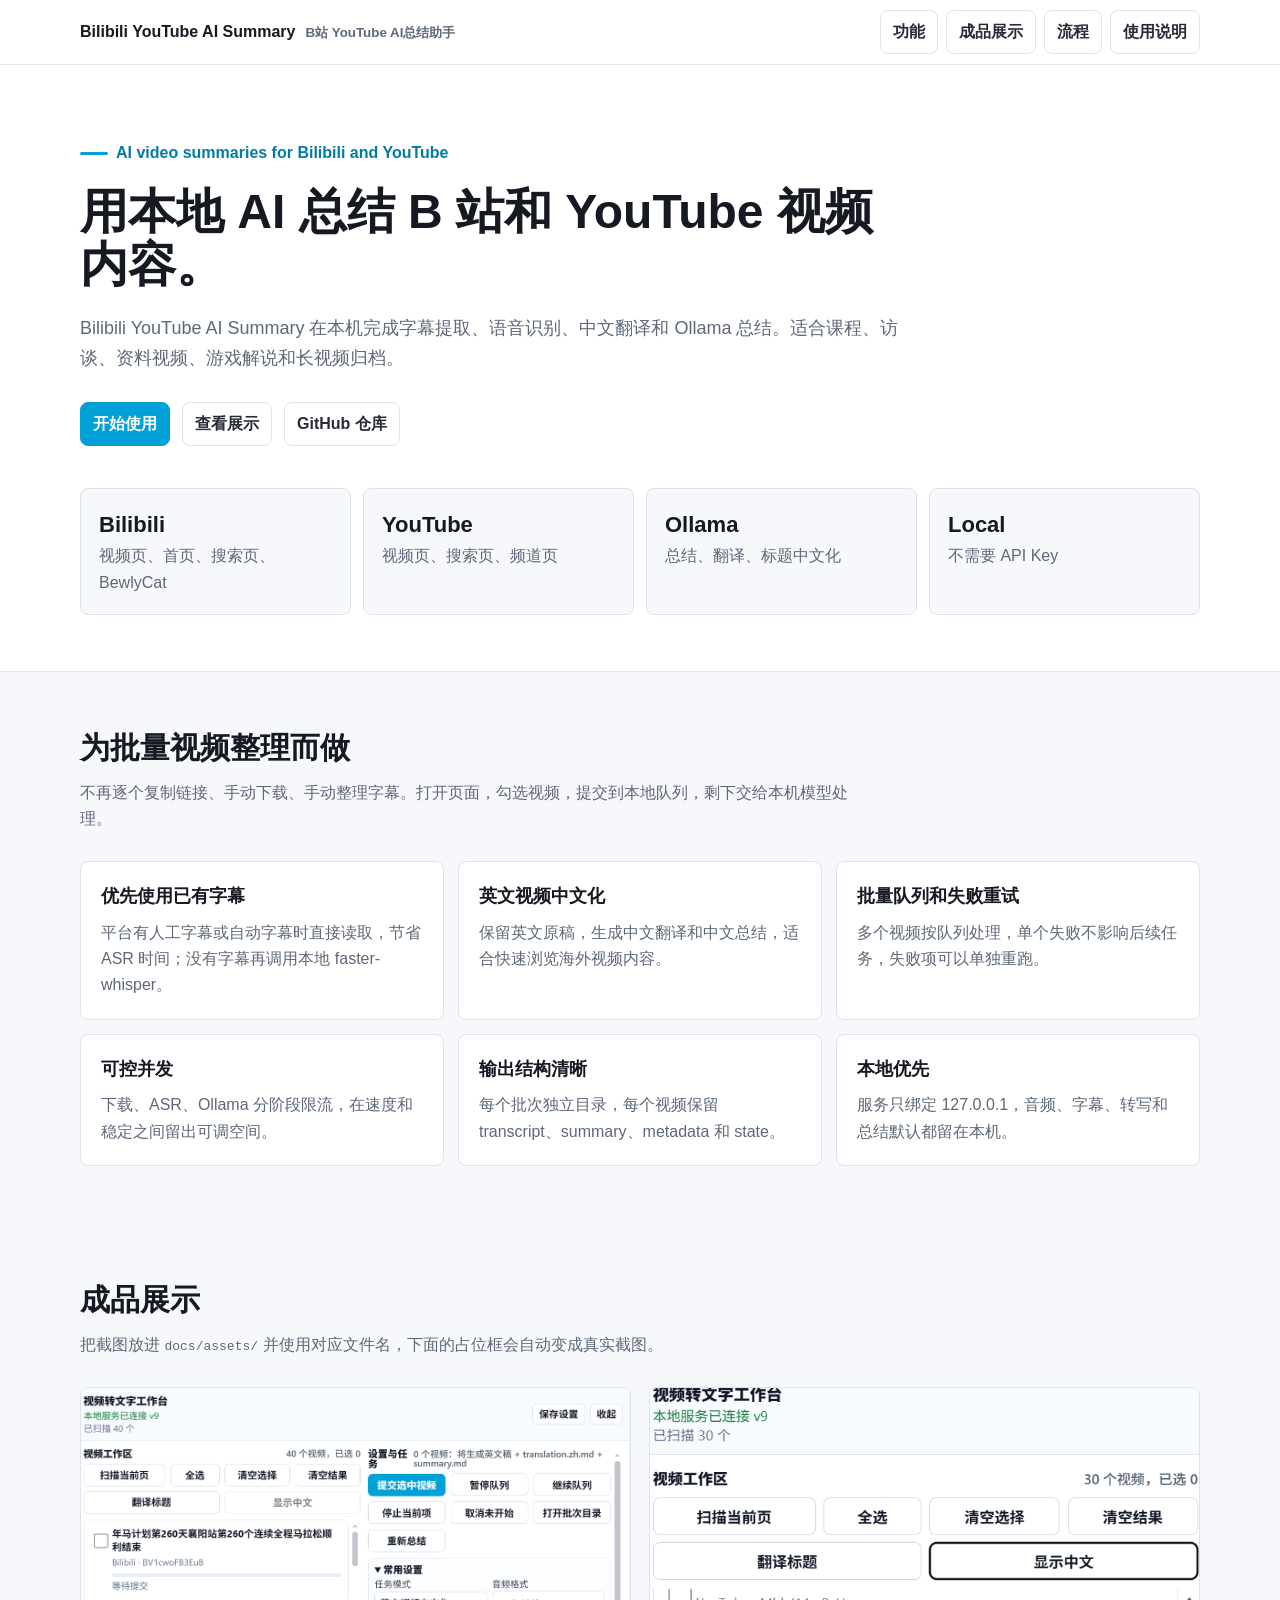
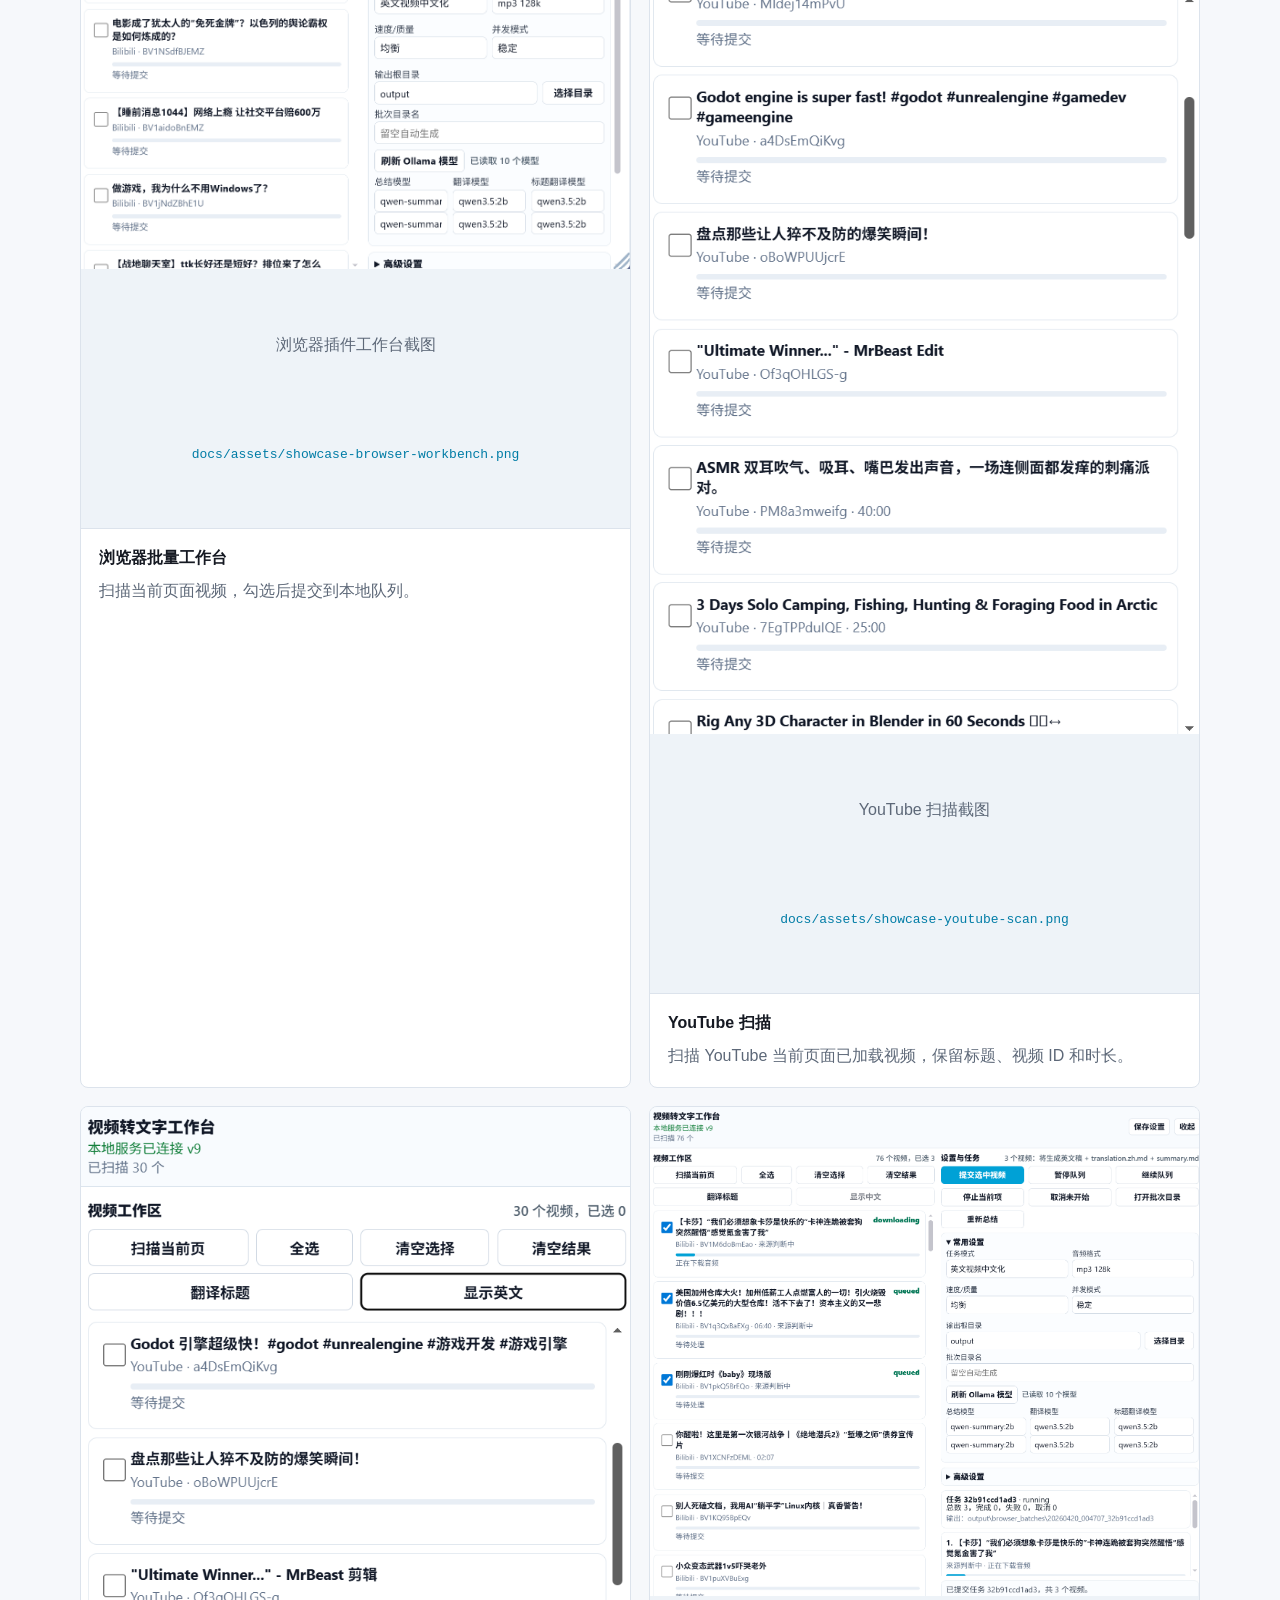
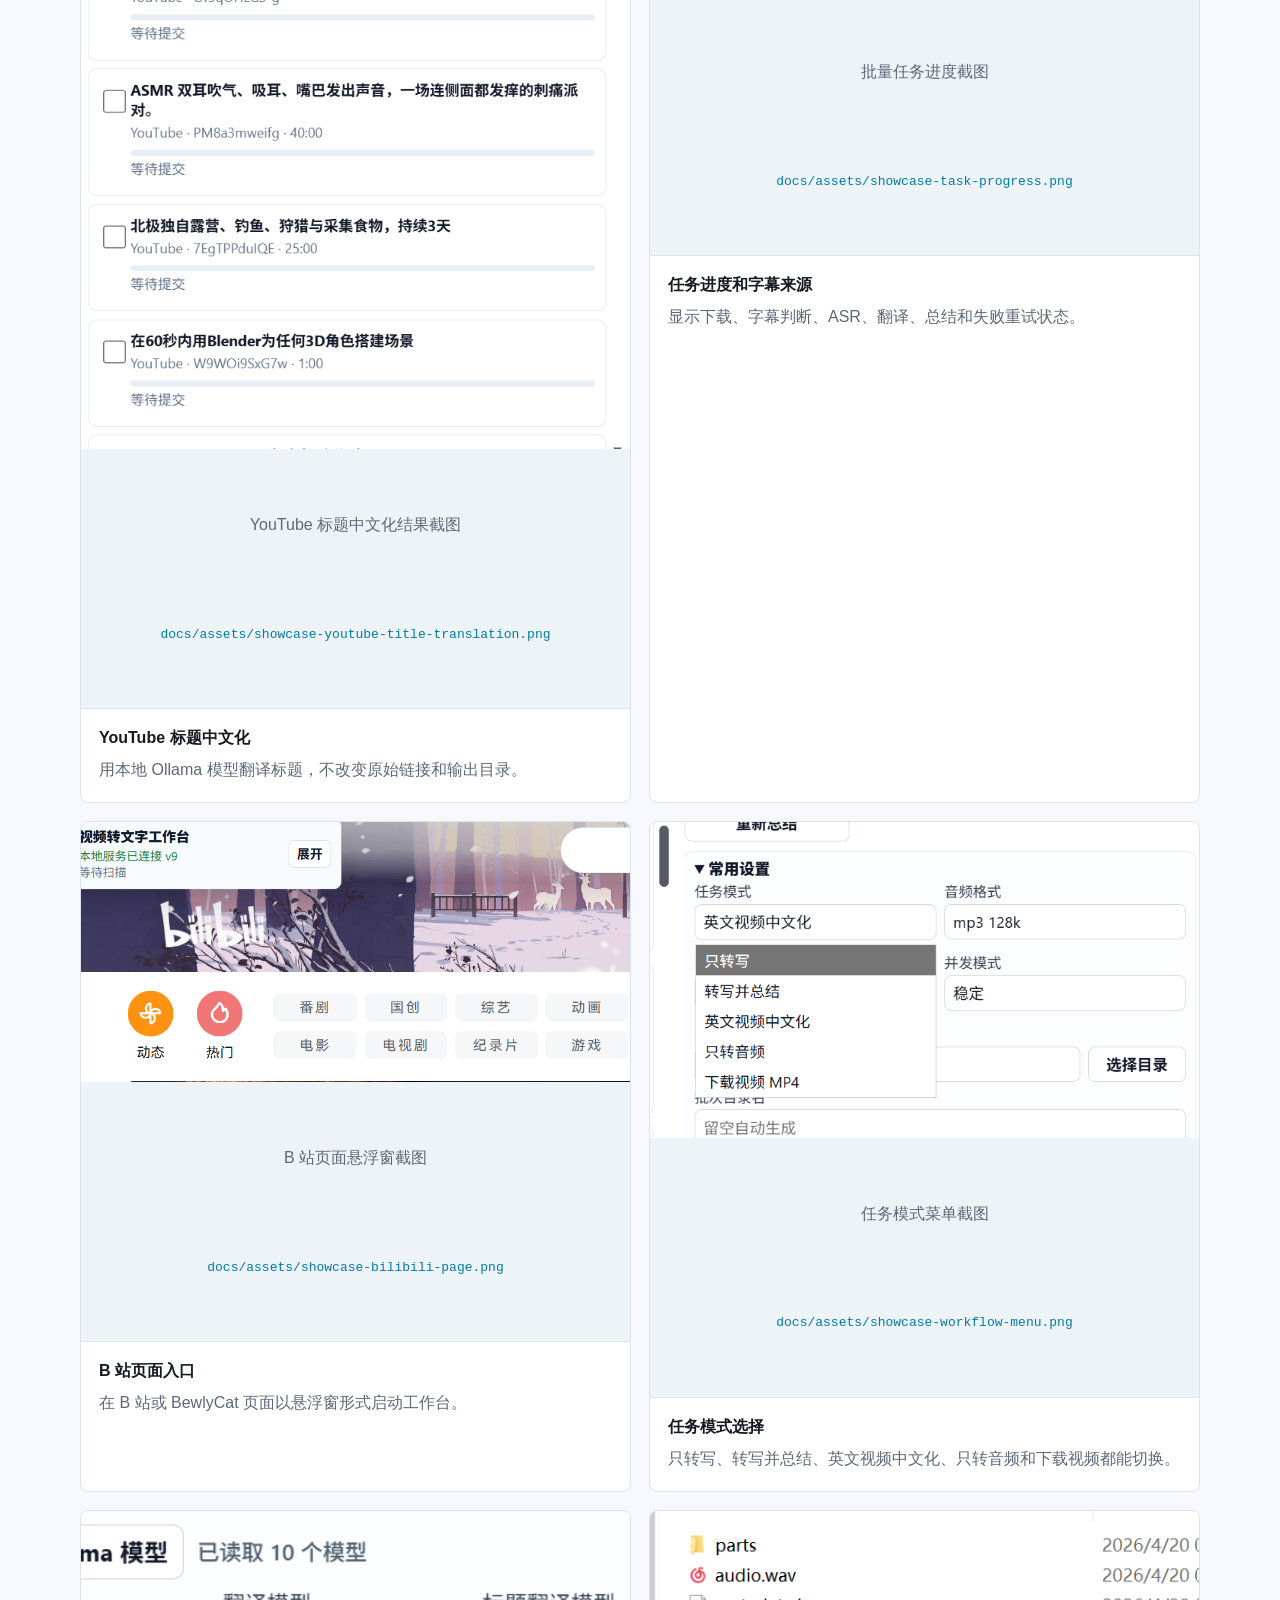
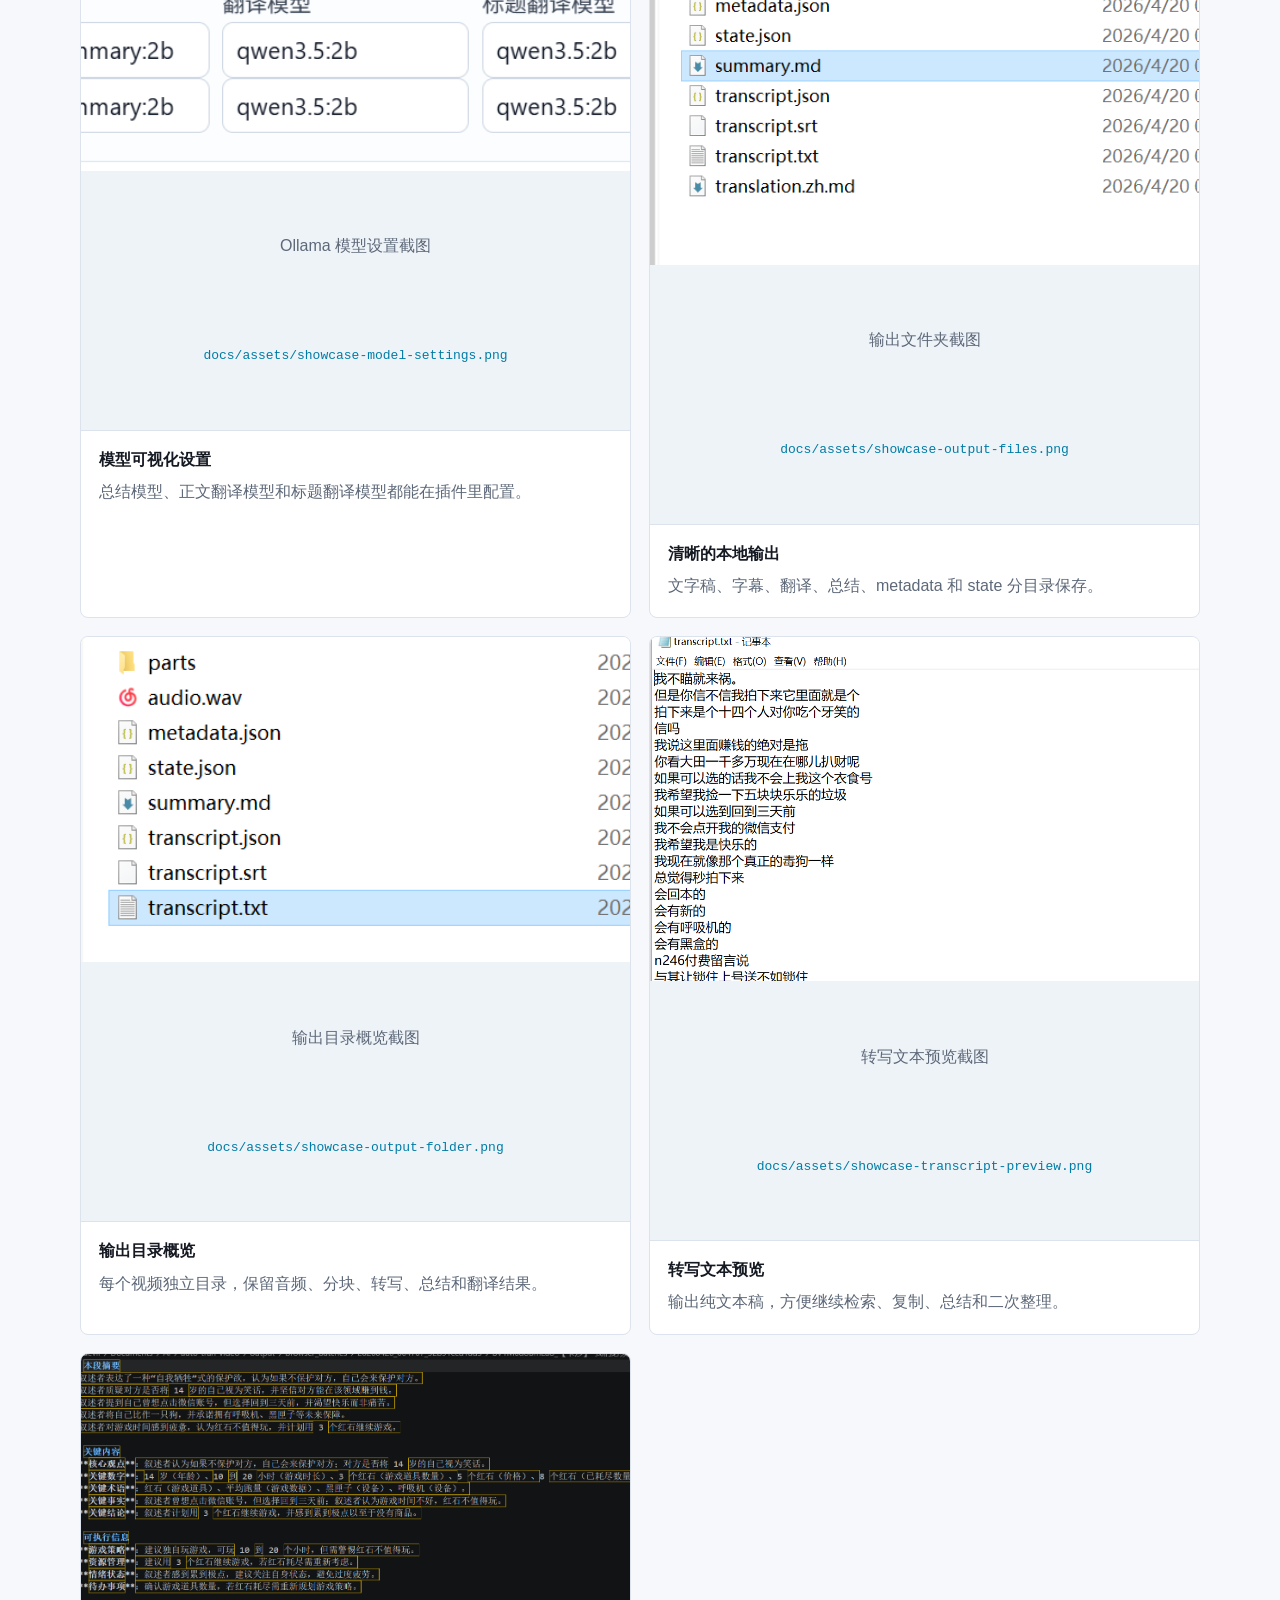
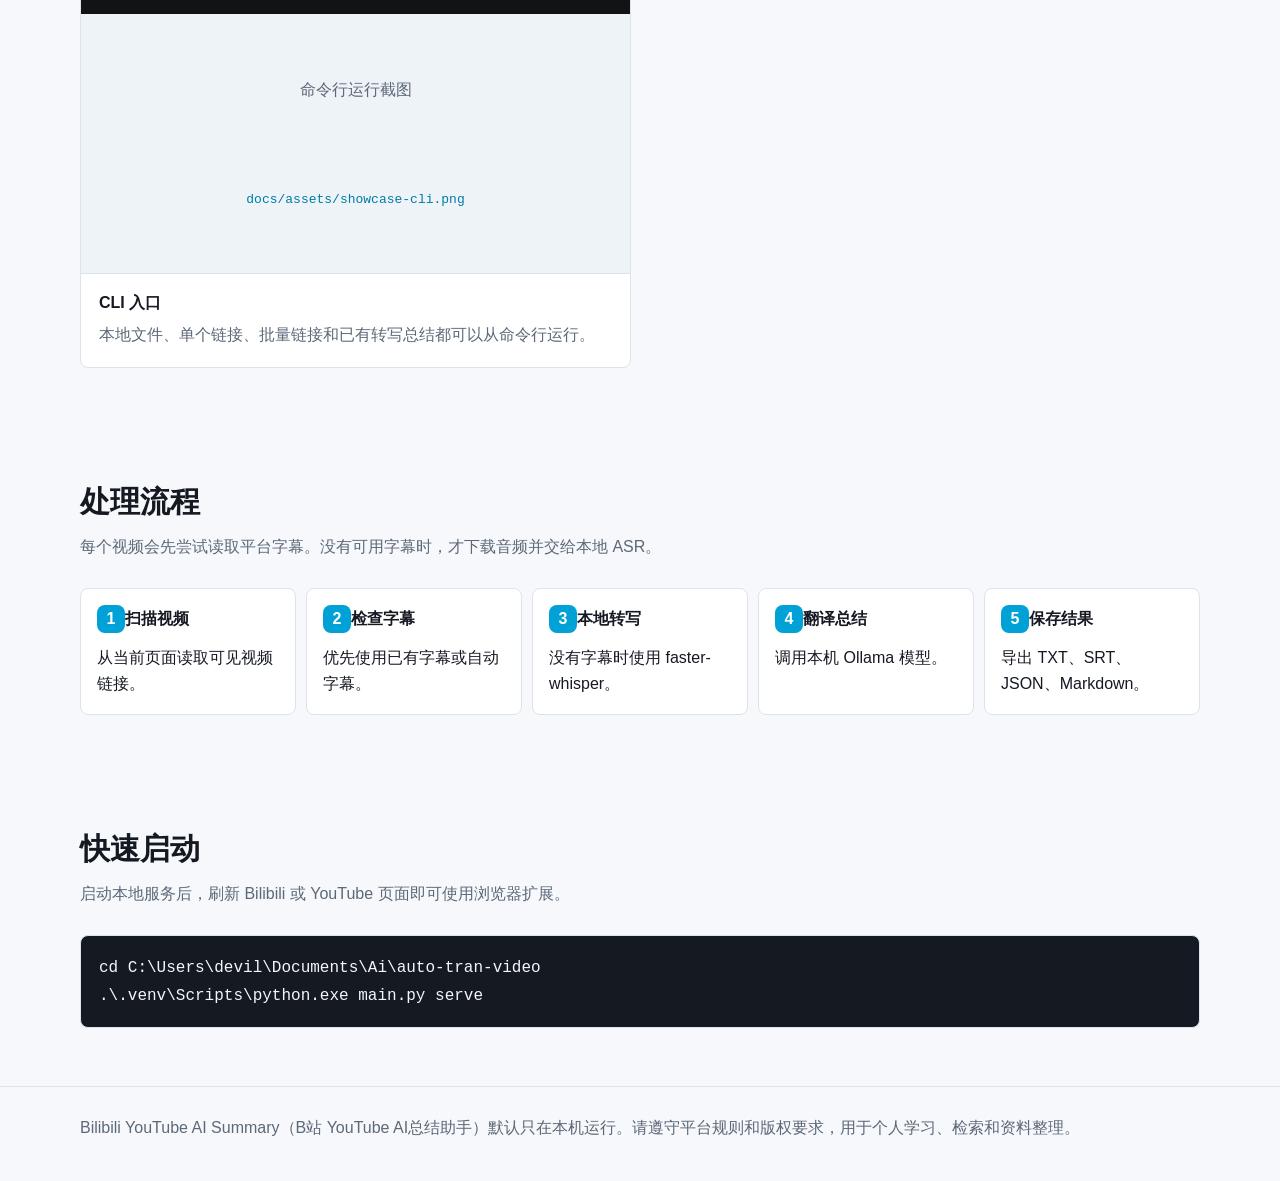
<file: index.html>
﻿<!doctype html>
<html lang="zh-CN">
  <head>
    <meta charset="utf-8">
    <meta name="viewport" content="width=device-width, initial-scale=1">
    <title>Bilibili YouTube AI Summary（B站 YouTube AI总结助手）</title>
    <meta
      name="description"
      content="Bilibili YouTube AI Summary（B站 YouTube AI总结助手）：本地运行的 Bilibili / YouTube 视频 AI 总结、字幕提取、批量转写和翻译助手。"
    >
    <style>
      :root {
        --bg: #f6f8fb;
        --panel: #ffffff;
        --text: #151922;
        --muted: #5d6878;
        --line: #dce3ec;
        --accent: #00a1d6;
        --accent-strong: #007ca6;
        --green: #1d9b6c;
        --yellow: #f3b51b;
        --ink: #262b35;
      }

      * {
        box-sizing: border-box;
      }

      html {
        scroll-behavior: smooth;
      }

      body {
        margin: 0;
        background: var(--bg);
        color: var(--text);
        font-family: "Microsoft YaHei", "PingFang SC", "Segoe UI", Arial, sans-serif;
        line-height: 1.65;
      }

      a {
        color: inherit;
        text-decoration: none;
      }

      .page {
        min-height: 100vh;
      }

      .nav {
        position: sticky;
        top: 0;
        z-index: 20;
        border-bottom: 1px solid var(--line);
        background: rgba(255, 255, 255, 0.96);
        backdrop-filter: blur(10px);
      }

      .nav-inner,
      .section-inner {
        width: min(1120px, calc(100% - 32px));
        margin: 0 auto;
      }

      .nav-inner {
        display: flex;
        align-items: center;
        justify-content: space-between;
        min-height: 64px;
        gap: 16px;
      }

      .brand {
        display: flex;
        align-items: baseline;
        gap: 10px;
        font-weight: 800;
      }

      .brand small {
        color: var(--muted);
        font-weight: 600;
      }

      .nav-links {
        display: flex;
        align-items: center;
        gap: 8px;
        flex-wrap: wrap;
      }

      .nav-links a,
      .button {
        border: 1px solid var(--line);
        border-radius: 8px;
        padding: 8px 12px;
        background: var(--panel);
        color: var(--ink);
        font-weight: 700;
      }

      .nav-links a:hover,
      .button:hover {
        border-color: var(--accent);
        color: var(--accent-strong);
      }

      .hero {
        background: var(--panel);
        border-bottom: 1px solid var(--line);
      }

      .hero .section-inner {
        padding: 72px 0 56px;
      }

      .eyebrow {
        display: inline-flex;
        align-items: center;
        gap: 8px;
        color: var(--accent-strong);
        font-weight: 800;
        margin-bottom: 18px;
      }

      .eyebrow::before {
        content: "";
        width: 28px;
        height: 3px;
        border-radius: 2px;
        background: var(--accent);
      }

      h1 {
        max-width: 820px;
        margin: 0;
        font-size: 48px;
        line-height: 1.12;
        letter-spacing: 0;
      }

      .lead {
        max-width: 820px;
        margin: 22px 0 0;
        color: var(--muted);
        font-size: 18px;
      }

      .actions {
        display: flex;
        gap: 12px;
        flex-wrap: wrap;
        margin-top: 28px;
      }

      .button.primary {
        border-color: var(--accent);
        background: var(--accent);
        color: #ffffff;
      }

      .stats {
        display: grid;
        grid-template-columns: repeat(4, minmax(0, 1fr));
        gap: 12px;
        margin-top: 42px;
      }

      .stat {
        border: 1px solid var(--line);
        border-radius: 8px;
        padding: 18px;
        background: var(--bg);
      }

      .stat strong {
        display: block;
        font-size: 22px;
      }

      .stat span {
        color: var(--muted);
      }

      section {
        padding: 58px 0;
      }

      h2 {
        margin: 0 0 14px;
        font-size: 30px;
        line-height: 1.2;
        letter-spacing: 0;
      }

      .section-note {
        max-width: 780px;
        margin: 0 0 28px;
        color: var(--muted);
      }

      .feature-grid {
        display: grid;
        grid-template-columns: repeat(3, minmax(0, 1fr));
        gap: 14px;
      }

      .feature {
        border: 1px solid var(--line);
        border-radius: 8px;
        background: var(--panel);
        padding: 20px;
      }

      .feature b {
        display: block;
        margin-bottom: 8px;
        font-size: 18px;
      }

      .feature p {
        margin: 0;
        color: var(--muted);
      }

      .showcase-grid {
        display: grid;
        grid-template-columns: repeat(2, minmax(0, 1fr));
        gap: 18px;
      }

      .showcase-card {
        margin: 0;
        border: 1px solid var(--line);
        border-radius: 8px;
        background: var(--panel);
        overflow: hidden;
      }

      .shot {
        position: relative;
        min-height: 260px;
        background: #eef3f8;
      }

      .shot img {
        display: block;
        width: 100%;
        height: 100%;
        min-height: 260px;
        object-fit: cover;
      }

      .shot-placeholder {
        display: grid;
        place-items: center;
        min-height: 260px;
        padding: 24px;
        color: var(--muted);
        text-align: center;
        border-bottom: 1px solid var(--line);
      }

      .shot-placeholder code {
        display: block;
        margin-top: 8px;
        color: var(--accent-strong);
        word-break: break-all;
      }

      figcaption {
        padding: 16px 18px 18px;
      }

      figcaption b {
        display: block;
        margin-bottom: 6px;
      }

      figcaption span {
        color: var(--muted);
      }

      .workflow {
        display: grid;
        grid-template-columns: repeat(5, minmax(0, 1fr));
        gap: 10px;
      }

      .step {
        border: 1px solid var(--line);
        border-radius: 8px;
        background: var(--panel);
        padding: 16px;
      }

      .step em {
        display: inline-block;
        min-width: 28px;
        height: 28px;
        line-height: 28px;
        border-radius: 8px;
        background: var(--accent);
        color: #ffffff;
        text-align: center;
        font-style: normal;
        font-weight: 800;
        margin-bottom: 12px;
      }

      .code-panel {
        border: 1px solid var(--line);
        border-radius: 8px;
        background: #151922;
        color: #f3f7fb;
        padding: 18px;
        overflow-x: auto;
      }

      .code-panel code {
        white-space: pre;
        font-family: Consolas, "SFMono-Regular", Menlo, monospace;
      }

      .footer {
        padding: 28px 0 42px;
        border-top: 1px solid var(--line);
        color: var(--muted);
      }

      @media (max-width: 860px) {
        h1 {
          font-size: 36px;
        }

        .stats,
        .feature-grid,
        .showcase-grid,
        .workflow {
          grid-template-columns: 1fr;
        }

        .nav-inner {
          align-items: flex-start;
          flex-direction: column;
          padding: 12px 0;
        }
      }
    </style>
  </head>
  <body>
    <main class="page">
      <nav class="nav">
        <div class="nav-inner">
          <a class="brand" href="#top">
            <span>Bilibili YouTube AI Summary</span>
            <small>B站 YouTube AI总结助手</small>
          </a>
          <div class="nav-links">
            <a href="#features">功能</a>
            <a href="#showcase">成品展示</a>
            <a href="#workflow">流程</a>
            <a href="./docs/USAGE.md">使用说明</a>
          </div>
        </div>
      </nav>

      <header class="hero" id="top">
        <div class="section-inner">
          <div class="eyebrow">AI video summaries for Bilibili and YouTube</div>
          <h1>用本地 AI 总结 B 站和 YouTube 视频内容。</h1>
          <p class="lead">
            Bilibili YouTube AI Summary 在本机完成字幕提取、语音识别、中文翻译和 Ollama 总结。适合课程、访谈、资料视频、游戏解说和长视频归档。
          </p>
          <div class="actions">
            <a class="button primary" href="./docs/USAGE.md">开始使用</a>
            <a class="button" href="#showcase">查看展示</a>
            <a class="button" href="https://github.com/dexfas/bilibili-youtube-ai-summary">GitHub 仓库</a>
          </div>
          <div class="stats" aria-label="项目能力">
            <div class="stat"><strong>Bilibili</strong><span>视频页、首页、搜索页、BewlyCat</span></div>
            <div class="stat"><strong>YouTube</strong><span>视频页、搜索页、频道页</span></div>
            <div class="stat"><strong>Ollama</strong><span>总结、翻译、标题中文化</span></div>
            <div class="stat"><strong>Local</strong><span>不需要 API Key</span></div>
          </div>
        </div>
      </header>

      <section id="features">
        <div class="section-inner">
          <h2>为批量视频整理而做</h2>
          <p class="section-note">
            不再逐个复制链接、手动下载、手动整理字幕。打开页面，勾选视频，提交到本地队列，剩下交给本机模型处理。
          </p>
          <div class="feature-grid">
            <div class="feature">
              <b>优先使用已有字幕</b>
              <p>平台有人工字幕或自动字幕时直接读取，节省 ASR 时间；没有字幕再调用本地 faster-whisper。</p>
            </div>
            <div class="feature">
              <b>英文视频中文化</b>
              <p>保留英文原稿，生成中文翻译和中文总结，适合快速浏览海外视频内容。</p>
            </div>
            <div class="feature">
              <b>批量队列和失败重试</b>
              <p>多个视频按队列处理，单个失败不影响后续任务，失败项可以单独重跑。</p>
            </div>
            <div class="feature">
              <b>可控并发</b>
              <p>下载、ASR、Ollama 分阶段限流，在速度和稳定之间留出可调空间。</p>
            </div>
            <div class="feature">
              <b>输出结构清晰</b>
              <p>每个批次独立目录，每个视频保留 transcript、summary、metadata 和 state。</p>
            </div>
            <div class="feature">
              <b>本地优先</b>
              <p>服务只绑定 127.0.0.1，音频、字幕、转写和总结默认都留在本机。</p>
            </div>
          </div>
        </div>
      </section>

      <section id="showcase">
        <div class="section-inner">
          <h2>成品展示</h2>
          <p class="section-note">
            把截图放进 <code>docs/assets/</code> 并使用对应文件名，下面的占位框会自动变成真实截图。
          </p>
          <div class="showcase-grid">
            <figure class="showcase-card">
              <div class="shot">
                <img src="./docs/assets/showcase-browser-workbench.png" alt="浏览器插件工作台截图" onerror="this.hidden=true; this.nextElementSibling.hidden=false">
                <div class="shot-placeholder" hidden>
                  浏览器插件工作台截图
                  <code>docs/assets/showcase-browser-workbench.png</code>
                </div>
              </div>
              <figcaption>
                <b>浏览器批量工作台</b>
                <span>扫描当前页面视频，勾选后提交到本地队列。</span>
              </figcaption>
            </figure>

            <figure class="showcase-card">
              <div class="shot">
                <img src="./docs/assets/showcase-youtube-scan.png" alt="YouTube 扫描与标题翻译截图" onerror="this.hidden=true; this.nextElementSibling.hidden=false">
                <div class="shot-placeholder" hidden>
                  YouTube 扫描截图
                  <code>docs/assets/showcase-youtube-scan.png</code>
                </div>
              </div>
              <figcaption>
                <b>YouTube 扫描</b>
                <span>扫描 YouTube 当前页面已加载视频，保留标题、视频 ID 和时长。</span>
              </figcaption>
            </figure>

            <figure class="showcase-card">
              <div class="shot">
                <img src="./docs/assets/showcase-youtube-title-translation.png" alt="YouTube 标题中文化结果截图" onerror="this.hidden=true; this.nextElementSibling.hidden=false">
                <div class="shot-placeholder" hidden>
                  YouTube 标题中文化结果截图
                  <code>docs/assets/showcase-youtube-title-translation.png</code>
                </div>
              </div>
              <figcaption>
                <b>YouTube 标题中文化</b>
                <span>用本地 Ollama 模型翻译标题，不改变原始链接和输出目录。</span>
              </figcaption>
            </figure>

            <figure class="showcase-card">
              <div class="shot">
                <img src="./docs/assets/showcase-task-progress.png" alt="批量任务进度截图" onerror="this.hidden=true; this.nextElementSibling.hidden=false">
                <div class="shot-placeholder" hidden>
                  批量任务进度截图
                  <code>docs/assets/showcase-task-progress.png</code>
                </div>
              </div>
              <figcaption>
                <b>任务进度和字幕来源</b>
                <span>显示下载、字幕判断、ASR、翻译、总结和失败重试状态。</span>
              </figcaption>
            </figure>

            <figure class="showcase-card">
              <div class="shot">
                <img src="./docs/assets/showcase-bilibili-page.png" alt="B 站页面悬浮窗截图" onerror="this.hidden=true; this.nextElementSibling.hidden=false">
                <div class="shot-placeholder" hidden>
                  B 站页面悬浮窗截图
                  <code>docs/assets/showcase-bilibili-page.png</code>
                </div>
              </div>
              <figcaption>
                <b>B 站页面入口</b>
                <span>在 B 站或 BewlyCat 页面以悬浮窗形式启动工作台。</span>
              </figcaption>
            </figure>

            <figure class="showcase-card">
              <div class="shot">
                <img src="./docs/assets/showcase-workflow-menu.png" alt="任务模式菜单截图" onerror="this.hidden=true; this.nextElementSibling.hidden=false">
                <div class="shot-placeholder" hidden>
                  任务模式菜单截图
                  <code>docs/assets/showcase-workflow-menu.png</code>
                </div>
              </div>
              <figcaption>
                <b>任务模式选择</b>
                <span>只转写、转写并总结、英文视频中文化、只转音频和下载视频都能切换。</span>
              </figcaption>
            </figure>

            <figure class="showcase-card">
              <div class="shot">
                <img src="./docs/assets/showcase-model-settings.png" alt="Ollama 模型设置截图" onerror="this.hidden=true; this.nextElementSibling.hidden=false">
                <div class="shot-placeholder" hidden>
                  Ollama 模型设置截图
                  <code>docs/assets/showcase-model-settings.png</code>
                </div>
              </div>
              <figcaption>
                <b>模型可视化设置</b>
                <span>总结模型、正文翻译模型和标题翻译模型都能在插件里配置。</span>
              </figcaption>
            </figure>

            <figure class="showcase-card">
              <div class="shot">
                <img src="./docs/assets/showcase-output-files.png" alt="输出文件夹截图" onerror="this.hidden=true; this.nextElementSibling.hidden=false">
                <div class="shot-placeholder" hidden>
                  输出文件夹截图
                  <code>docs/assets/showcase-output-files.png</code>
                </div>
              </div>
              <figcaption>
                <b>清晰的本地输出</b>
                <span>文字稿、字幕、翻译、总结、metadata 和 state 分目录保存。</span>
              </figcaption>
            </figure>

            <figure class="showcase-card">
              <div class="shot">
                <img src="./docs/assets/showcase-output-folder.png" alt="输出目录概览截图" onerror="this.hidden=true; this.nextElementSibling.hidden=false">
                <div class="shot-placeholder" hidden>
                  输出目录概览截图
                  <code>docs/assets/showcase-output-folder.png</code>
                </div>
              </div>
              <figcaption>
                <b>输出目录概览</b>
                <span>每个视频独立目录，保留音频、分块、转写、总结和翻译结果。</span>
              </figcaption>
            </figure>

            <figure class="showcase-card">
              <div class="shot">
                <img src="./docs/assets/showcase-transcript-preview.png" alt="转写文本预览截图" onerror="this.hidden=true; this.nextElementSibling.hidden=false">
                <div class="shot-placeholder" hidden>
                  转写文本预览截图
                  <code>docs/assets/showcase-transcript-preview.png</code>
                </div>
              </div>
              <figcaption>
                <b>转写文本预览</b>
                <span>输出纯文本稿，方便继续检索、复制、总结和二次整理。</span>
              </figcaption>
            </figure>

            <figure class="showcase-card">
              <div class="shot">
                <img src="./docs/assets/showcase-cli.png" alt="命令行运行截图" onerror="this.hidden=true; this.nextElementSibling.hidden=false">
                <div class="shot-placeholder" hidden>
                  命令行运行截图
                  <code>docs/assets/showcase-cli.png</code>
                </div>
              </div>
              <figcaption>
                <b>CLI 入口</b>
                <span>本地文件、单个链接、批量链接和已有转写总结都可以从命令行运行。</span>
              </figcaption>
            </figure>
          </div>
        </div>
      </section>

      <section id="workflow">
        <div class="section-inner">
          <h2>处理流程</h2>
          <p class="section-note">
            每个视频会先尝试读取平台字幕。没有可用字幕时，才下载音频并交给本地 ASR。
          </p>
          <div class="workflow">
            <div class="step"><em>1</em><b>扫描视频</b><br>从当前页面读取可见视频链接。</div>
            <div class="step"><em>2</em><b>检查字幕</b><br>优先使用已有字幕或自动字幕。</div>
            <div class="step"><em>3</em><b>本地转写</b><br>没有字幕时使用 faster-whisper。</div>
            <div class="step"><em>4</em><b>翻译总结</b><br>调用本机 Ollama 模型。</div>
            <div class="step"><em>5</em><b>保存结果</b><br>导出 TXT、SRT、JSON、Markdown。</div>
          </div>
        </div>
      </section>

      <section id="start">
        <div class="section-inner">
          <h2>快速启动</h2>
          <p class="section-note">启动本地服务后，刷新 Bilibili 或 YouTube 页面即可使用浏览器扩展。</p>
          <div class="code-panel">
            <code>cd C:\Users\devil\Documents\Ai\auto-tran-video
.\.venv\Scripts\python.exe main.py serve</code>
          </div>
        </div>
      </section>

      <footer class="footer">
        <div class="section-inner">
          Bilibili YouTube AI Summary（B站 YouTube AI总结助手）默认只在本机运行。请遵守平台规则和版权要求，用于个人学习、检索和资料整理。
        </div>
      </footer>
    </main>
  </body>
</html>
</file>
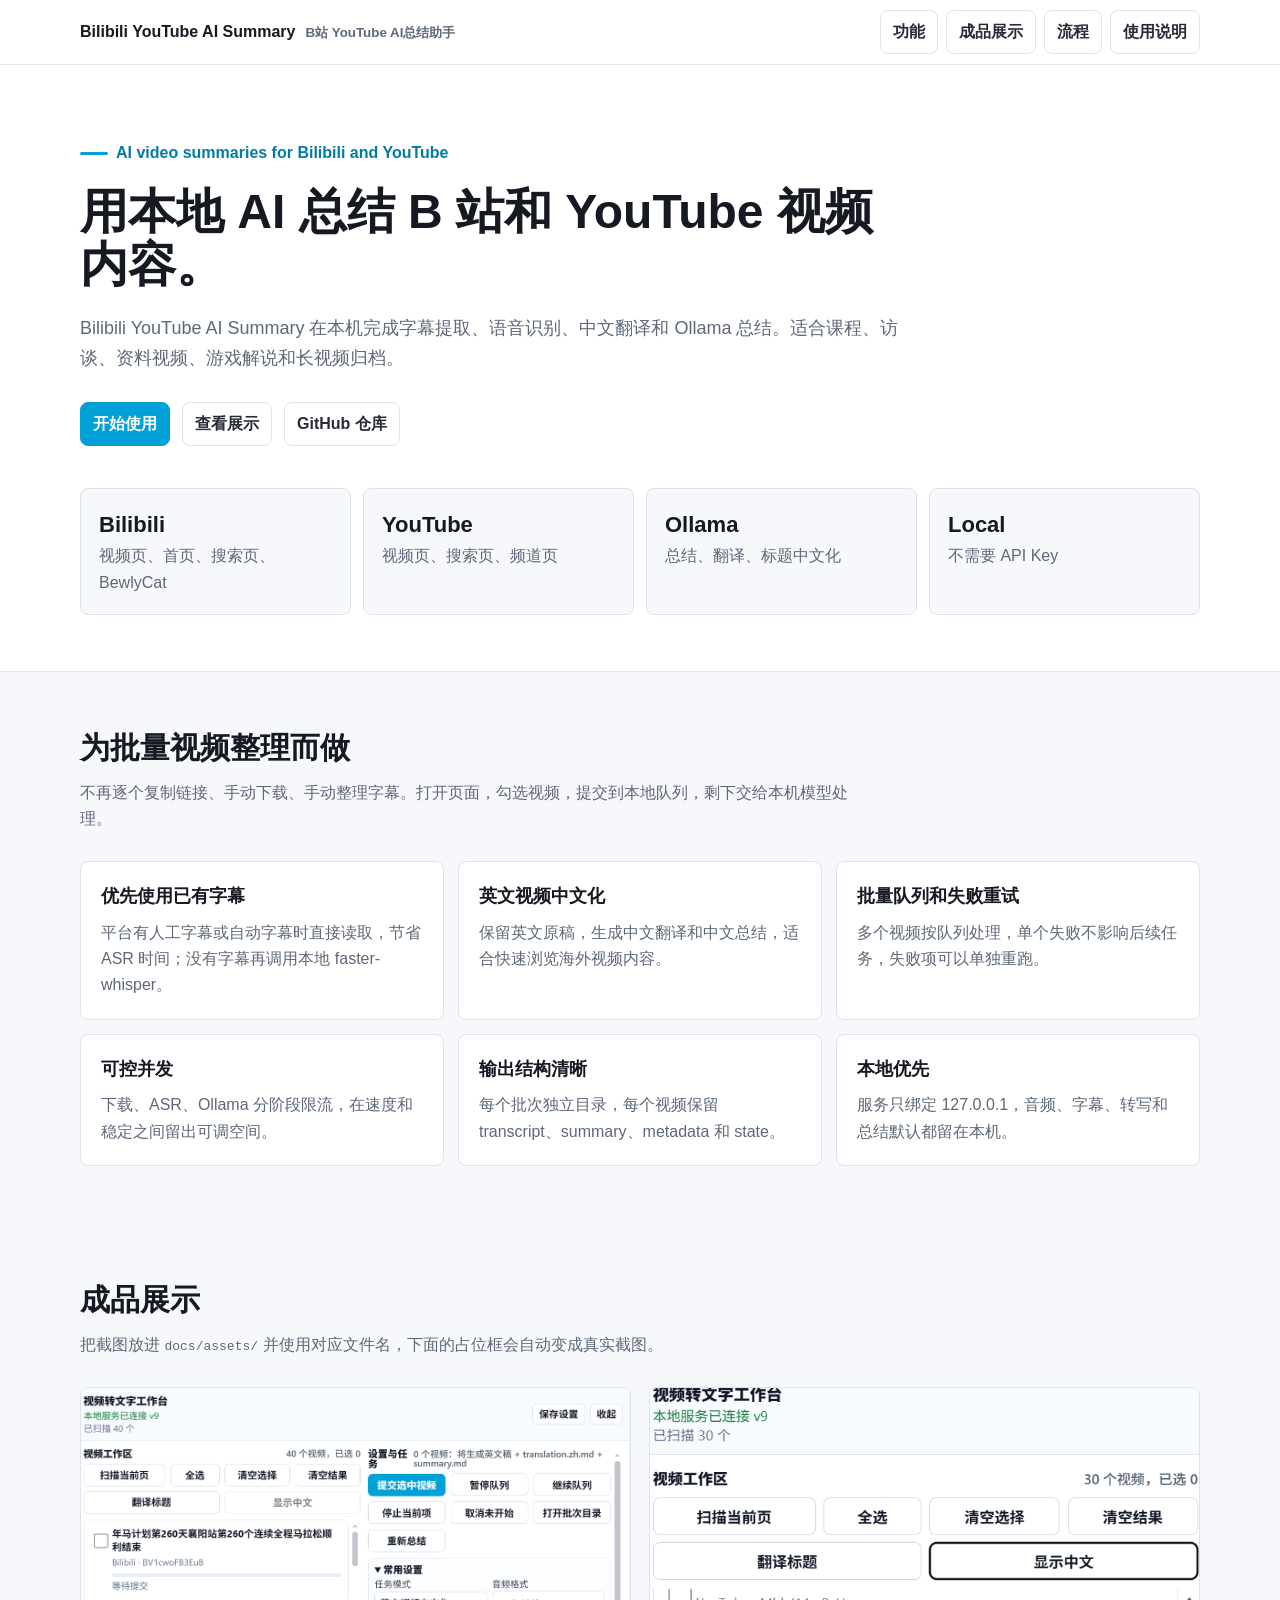
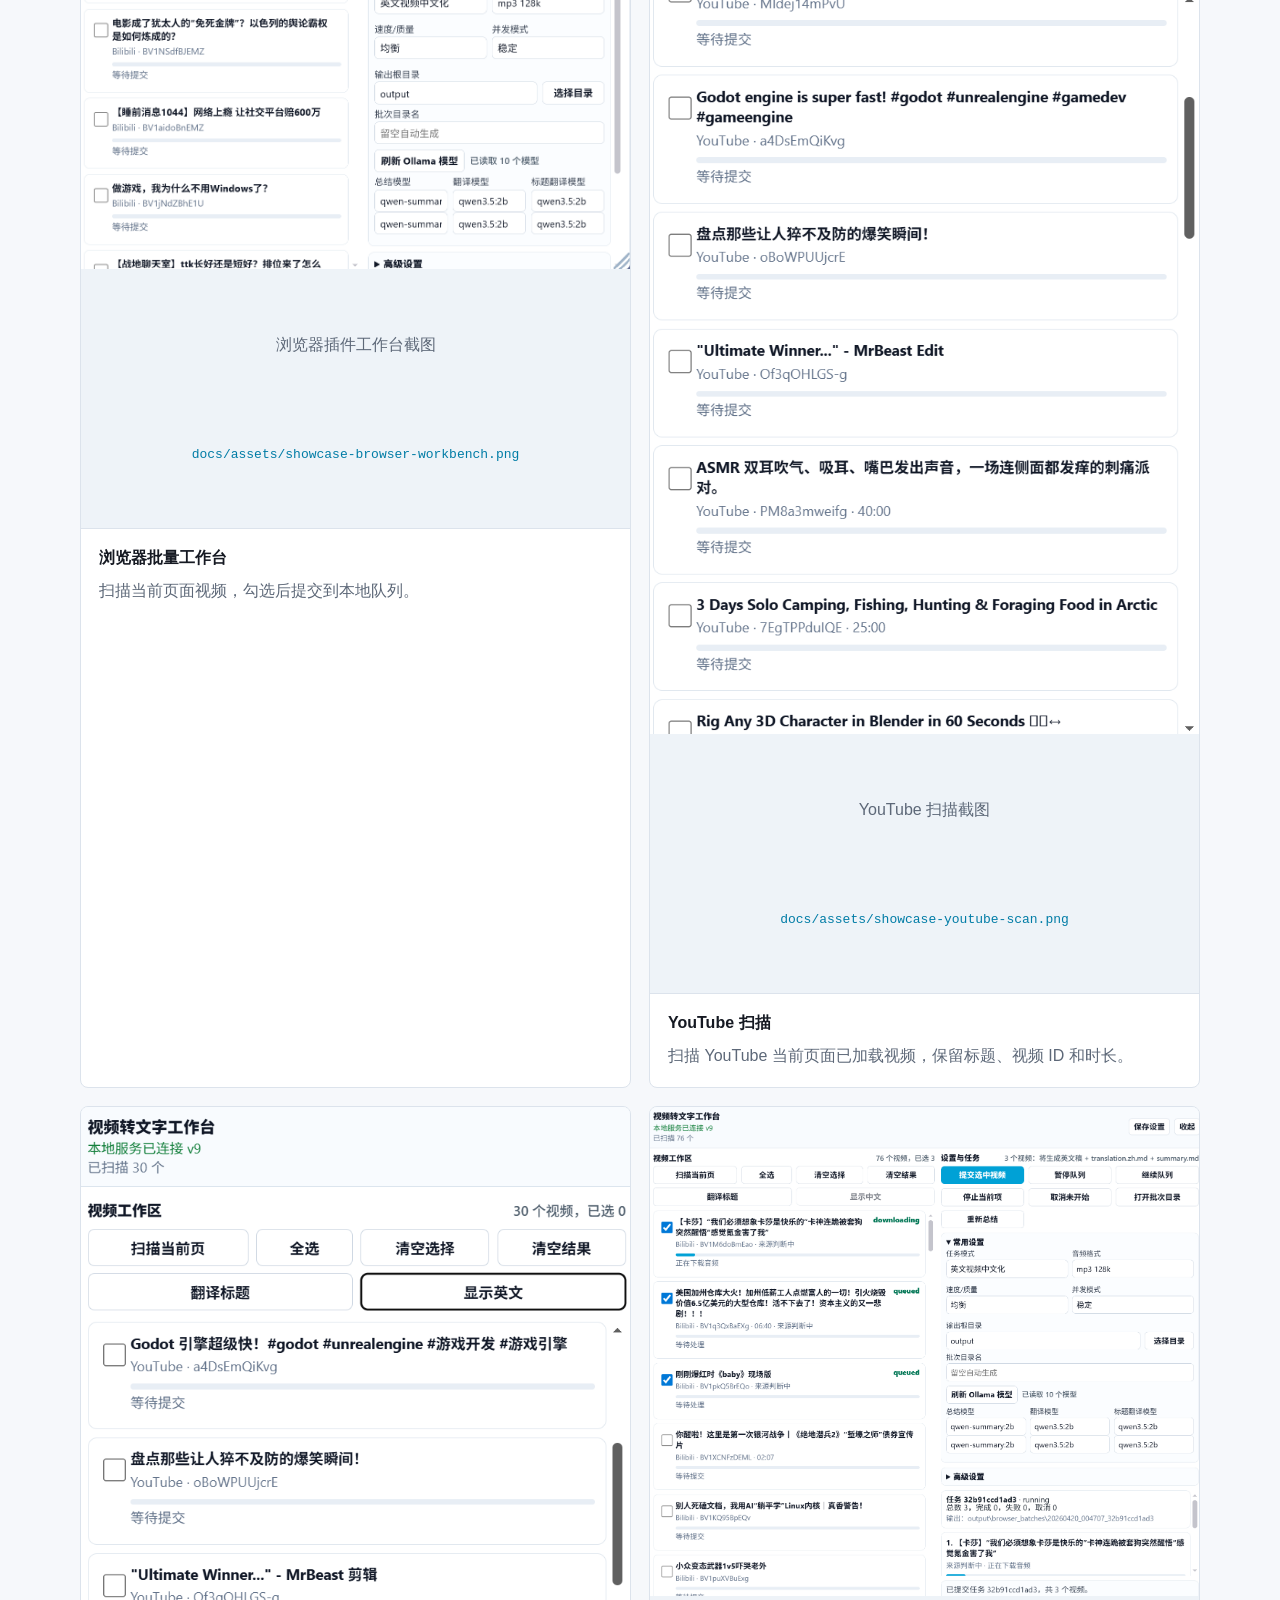
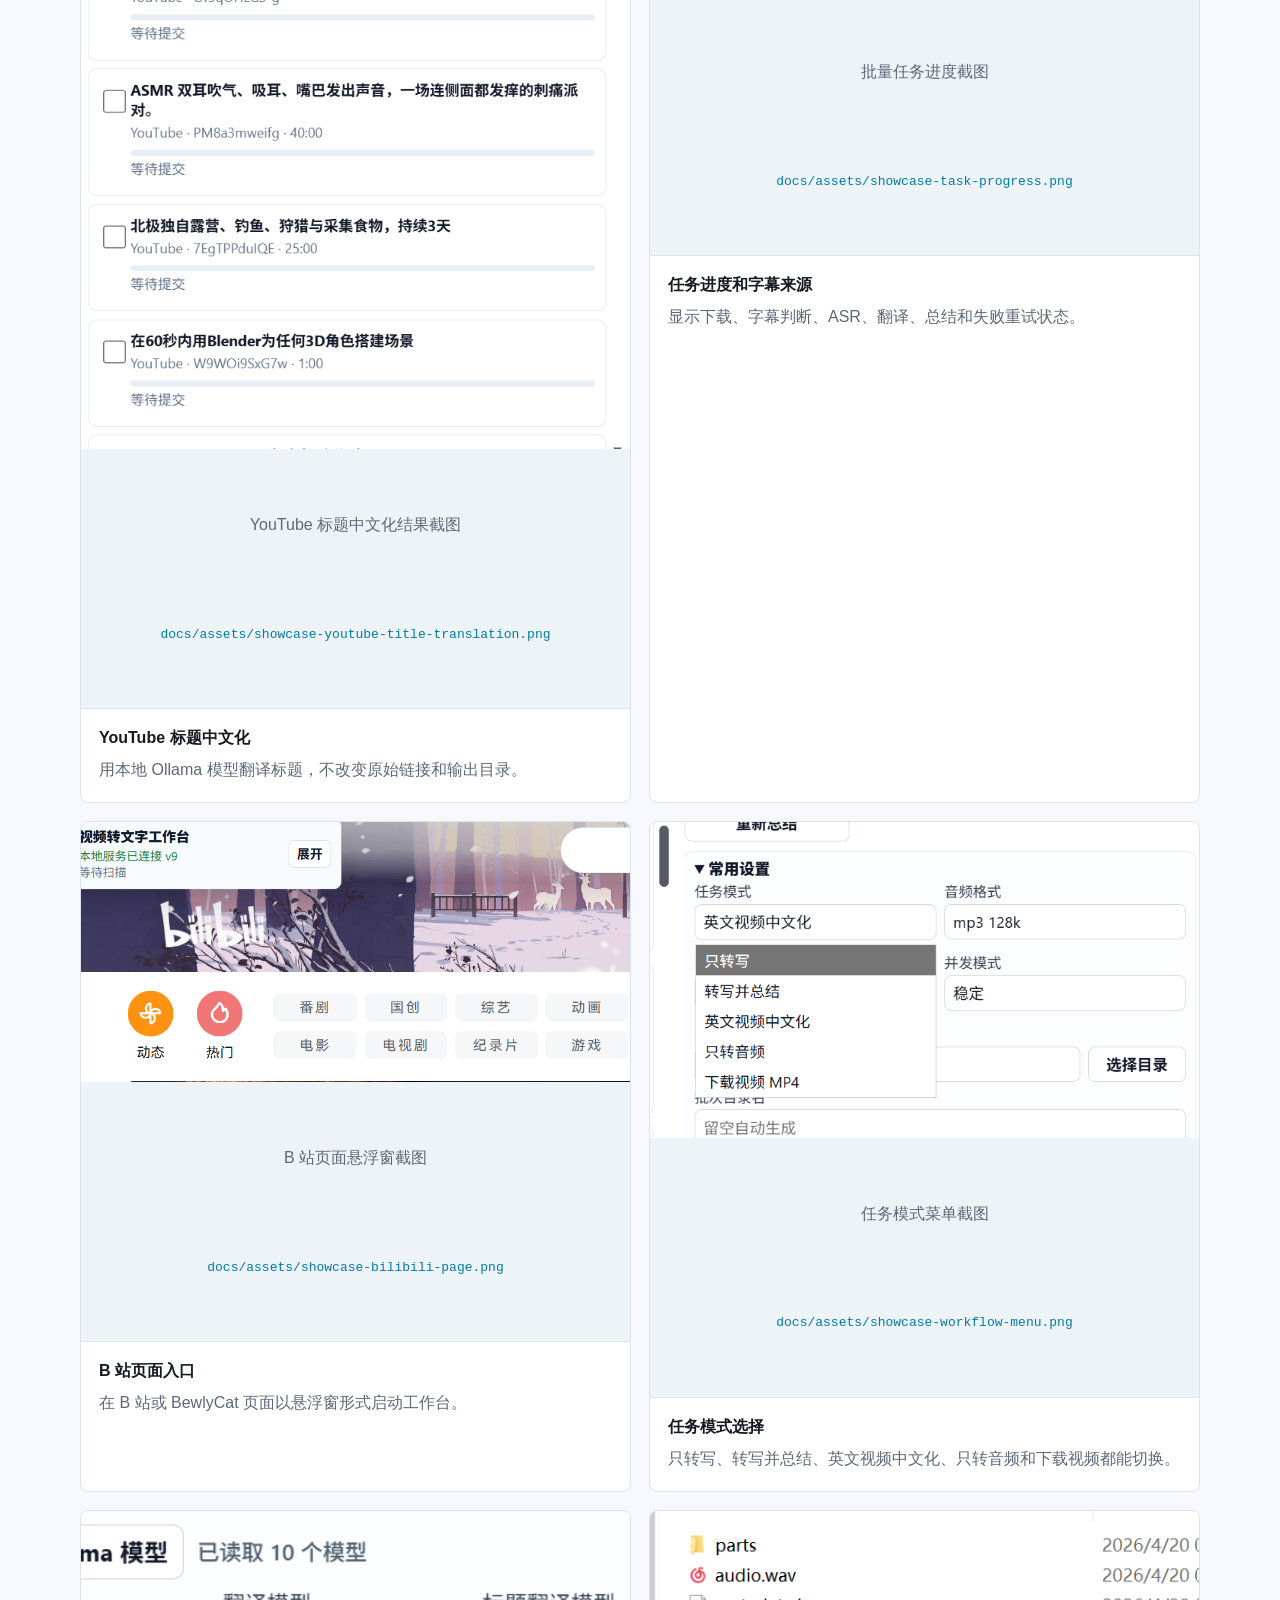
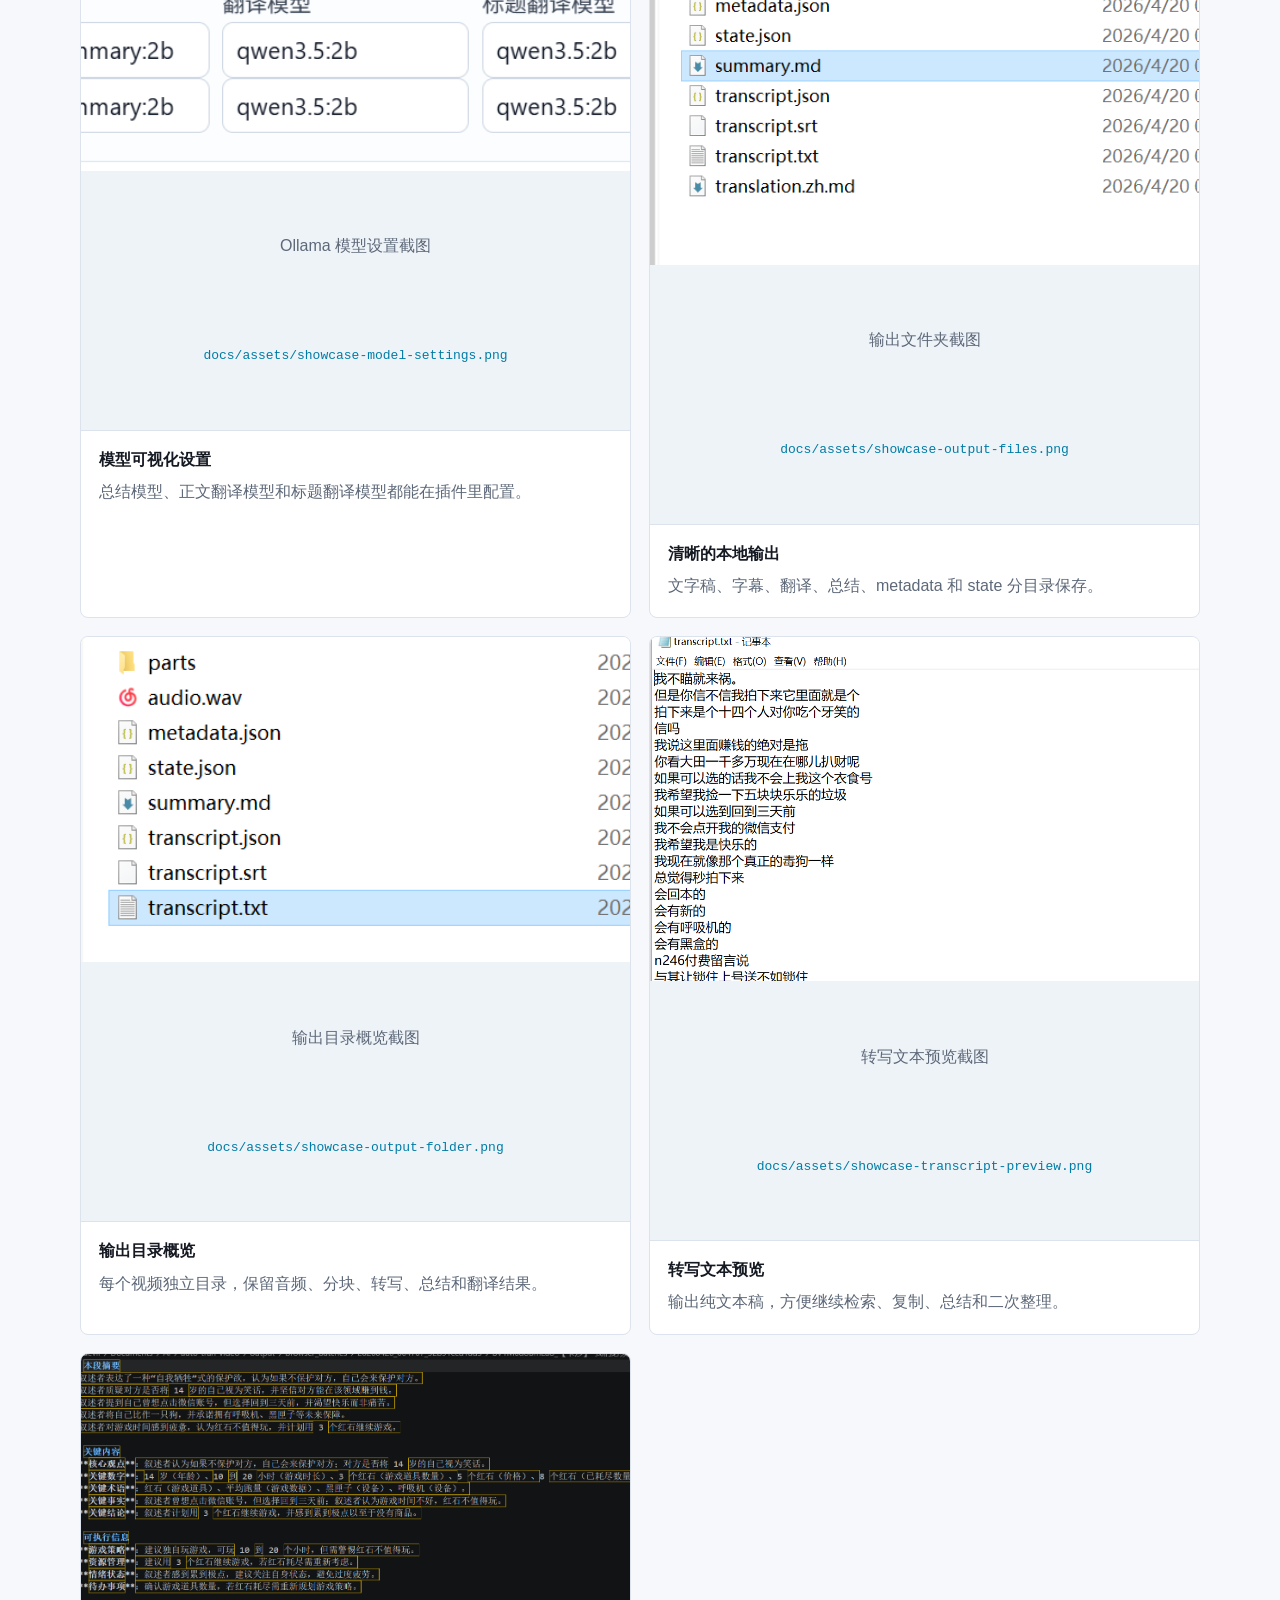
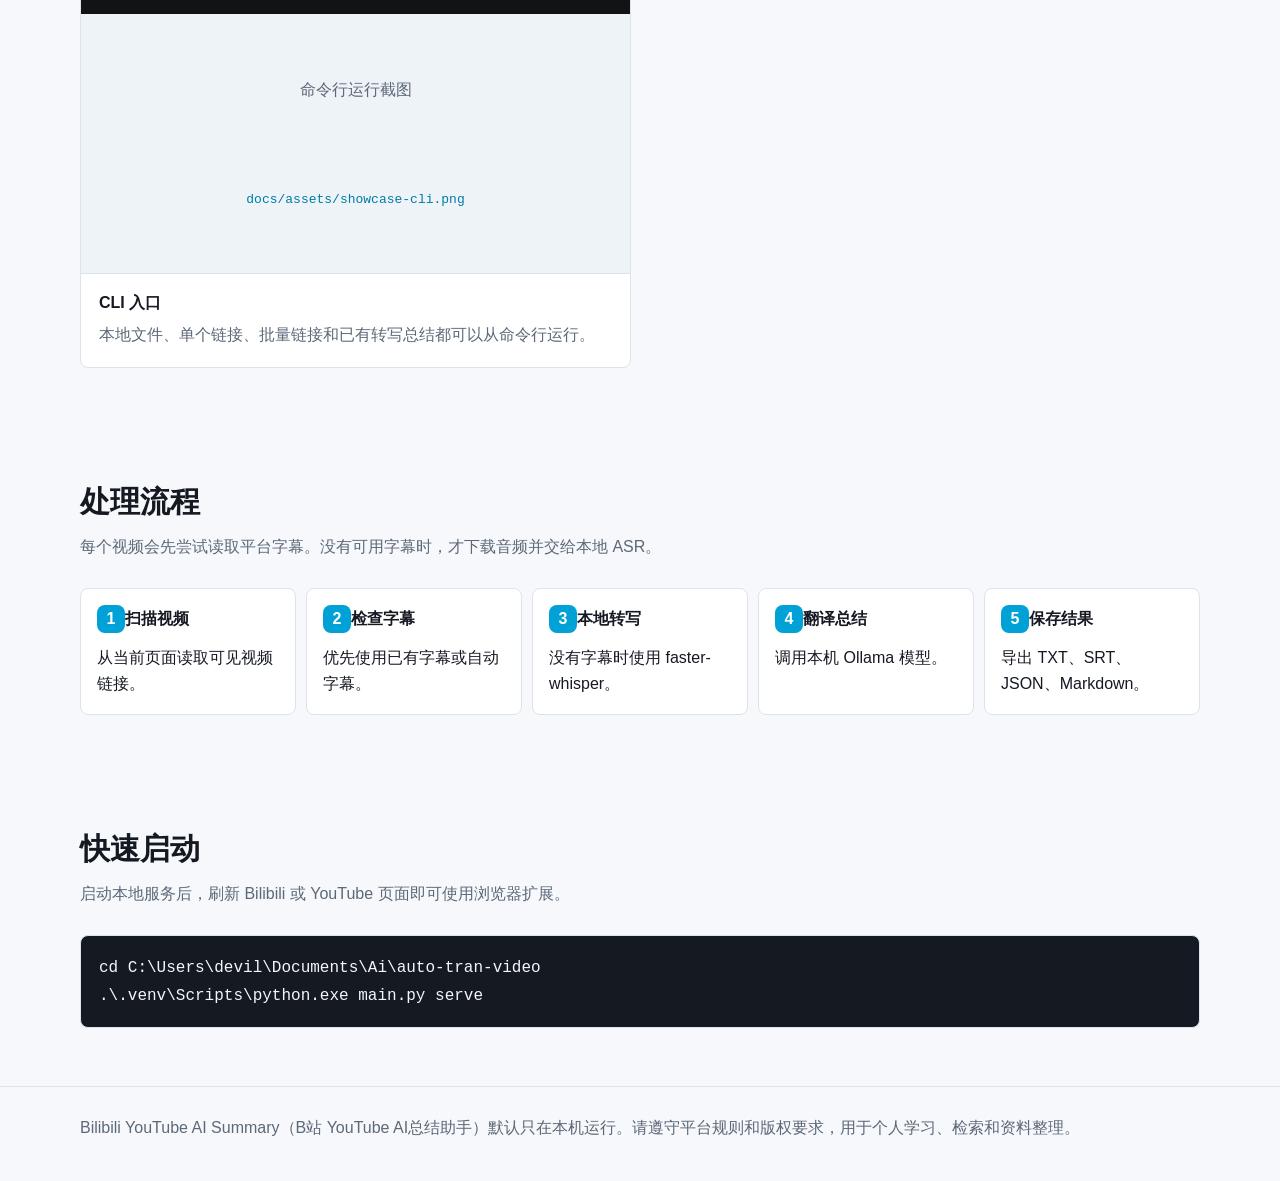
<file: docs/index.html>
<!doctype html>
<html lang="zh-CN">
  <head>
    <meta charset="utf-8">
    <meta name="viewport" content="width=device-width, initial-scale=1">
    <title>Bilibili YouTube AI Summary（B站 YouTube AI总结助手）</title>
    <meta
      name="description"
      content="Bilibili YouTube AI Summary（B站 YouTube AI总结助手）：本地运行的 Bilibili / YouTube 视频 AI 总结、字幕提取、批量转写和翻译助手。"
    >
    <style>
      :root {
        --bg: #f6f8fb;
        --panel: #ffffff;
        --text: #151922;
        --muted: #5d6878;
        --line: #dce3ec;
        --accent: #00a1d6;
        --accent-strong: #007ca6;
        --green: #1d9b6c;
        --yellow: #f3b51b;
        --ink: #262b35;
      }

      * {
        box-sizing: border-box;
      }

      html {
        scroll-behavior: smooth;
      }

      body {
        margin: 0;
        background: var(--bg);
        color: var(--text);
        font-family: "Microsoft YaHei", "PingFang SC", "Segoe UI", Arial, sans-serif;
        line-height: 1.65;
      }

      a {
        color: inherit;
        text-decoration: none;
      }

      .page {
        min-height: 100vh;
      }

      .nav {
        position: sticky;
        top: 0;
        z-index: 20;
        border-bottom: 1px solid var(--line);
        background: rgba(255, 255, 255, 0.96);
        backdrop-filter: blur(10px);
      }

      .nav-inner,
      .section-inner {
        width: min(1120px, calc(100% - 32px));
        margin: 0 auto;
      }

      .nav-inner {
        display: flex;
        align-items: center;
        justify-content: space-between;
        min-height: 64px;
        gap: 16px;
      }

      .brand {
        display: flex;
        align-items: baseline;
        gap: 10px;
        font-weight: 800;
      }

      .brand small {
        color: var(--muted);
        font-weight: 600;
      }

      .nav-links {
        display: flex;
        align-items: center;
        gap: 8px;
        flex-wrap: wrap;
      }

      .nav-links a,
      .button {
        border: 1px solid var(--line);
        border-radius: 8px;
        padding: 8px 12px;
        background: var(--panel);
        color: var(--ink);
        font-weight: 700;
      }

      .nav-links a:hover,
      .button:hover {
        border-color: var(--accent);
        color: var(--accent-strong);
      }

      .hero {
        background: var(--panel);
        border-bottom: 1px solid var(--line);
      }

      .hero .section-inner {
        padding: 72px 0 56px;
      }

      .eyebrow {
        display: inline-flex;
        align-items: center;
        gap: 8px;
        color: var(--accent-strong);
        font-weight: 800;
        margin-bottom: 18px;
      }

      .eyebrow::before {
        content: "";
        width: 28px;
        height: 3px;
        border-radius: 2px;
        background: var(--accent);
      }

      h1 {
        max-width: 820px;
        margin: 0;
        font-size: 48px;
        line-height: 1.12;
        letter-spacing: 0;
      }

      .lead {
        max-width: 820px;
        margin: 22px 0 0;
        color: var(--muted);
        font-size: 18px;
      }

      .actions {
        display: flex;
        gap: 12px;
        flex-wrap: wrap;
        margin-top: 28px;
      }

      .button.primary {
        border-color: var(--accent);
        background: var(--accent);
        color: #ffffff;
      }

      .stats {
        display: grid;
        grid-template-columns: repeat(4, minmax(0, 1fr));
        gap: 12px;
        margin-top: 42px;
      }

      .stat {
        border: 1px solid var(--line);
        border-radius: 8px;
        padding: 18px;
        background: var(--bg);
      }

      .stat strong {
        display: block;
        font-size: 22px;
      }

      .stat span {
        color: var(--muted);
      }

      section {
        padding: 58px 0;
      }

      h2 {
        margin: 0 0 14px;
        font-size: 30px;
        line-height: 1.2;
        letter-spacing: 0;
      }

      .section-note {
        max-width: 780px;
        margin: 0 0 28px;
        color: var(--muted);
      }

      .feature-grid {
        display: grid;
        grid-template-columns: repeat(3, minmax(0, 1fr));
        gap: 14px;
      }

      .feature {
        border: 1px solid var(--line);
        border-radius: 8px;
        background: var(--panel);
        padding: 20px;
      }

      .feature b {
        display: block;
        margin-bottom: 8px;
        font-size: 18px;
      }

      .feature p {
        margin: 0;
        color: var(--muted);
      }

      .showcase-grid {
        display: grid;
        grid-template-columns: repeat(2, minmax(0, 1fr));
        gap: 18px;
      }

      .showcase-card {
        margin: 0;
        border: 1px solid var(--line);
        border-radius: 8px;
        background: var(--panel);
        overflow: hidden;
      }

      .shot {
        position: relative;
        min-height: 260px;
        background: #eef3f8;
      }

      .shot img {
        display: block;
        width: 100%;
        height: 100%;
        min-height: 260px;
        object-fit: cover;
      }

      .shot-placeholder {
        display: grid;
        place-items: center;
        min-height: 260px;
        padding: 24px;
        color: var(--muted);
        text-align: center;
        border-bottom: 1px solid var(--line);
      }

      .shot-placeholder code {
        display: block;
        margin-top: 8px;
        color: var(--accent-strong);
        word-break: break-all;
      }

      figcaption {
        padding: 16px 18px 18px;
      }

      figcaption b {
        display: block;
        margin-bottom: 6px;
      }

      figcaption span {
        color: var(--muted);
      }

      .workflow {
        display: grid;
        grid-template-columns: repeat(5, minmax(0, 1fr));
        gap: 10px;
      }

      .step {
        border: 1px solid var(--line);
        border-radius: 8px;
        background: var(--panel);
        padding: 16px;
      }

      .step em {
        display: inline-block;
        min-width: 28px;
        height: 28px;
        line-height: 28px;
        border-radius: 8px;
        background: var(--accent);
        color: #ffffff;
        text-align: center;
        font-style: normal;
        font-weight: 800;
        margin-bottom: 12px;
      }

      .code-panel {
        border: 1px solid var(--line);
        border-radius: 8px;
        background: #151922;
        color: #f3f7fb;
        padding: 18px;
        overflow-x: auto;
      }

      .code-panel code {
        white-space: pre;
        font-family: Consolas, "SFMono-Regular", Menlo, monospace;
      }

      .footer {
        padding: 28px 0 42px;
        border-top: 1px solid var(--line);
        color: var(--muted);
      }

      @media (max-width: 860px) {
        h1 {
          font-size: 36px;
        }

        .stats,
        .feature-grid,
        .showcase-grid,
        .workflow {
          grid-template-columns: 1fr;
        }

        .nav-inner {
          align-items: flex-start;
          flex-direction: column;
          padding: 12px 0;
        }
      }
    </style>
  </head>
  <body>
    <main class="page">
      <nav class="nav">
        <div class="nav-inner">
          <a class="brand" href="#top">
            <span>Bilibili YouTube AI Summary</span>
            <small>B站 YouTube AI总结助手</small>
          </a>
          <div class="nav-links">
            <a href="#features">功能</a>
            <a href="#showcase">成品展示</a>
            <a href="#workflow">流程</a>
            <a href="./USAGE.md">使用说明</a>
          </div>
        </div>
      </nav>

      <header class="hero" id="top">
        <div class="section-inner">
          <div class="eyebrow">AI video summaries for Bilibili and YouTube</div>
          <h1>用本地 AI 总结 B 站和 YouTube 视频内容。</h1>
          <p class="lead">
            Bilibili YouTube AI Summary 在本机完成字幕提取、语音识别、中文翻译和 Ollama 总结。适合课程、访谈、资料视频、游戏解说和长视频归档。
          </p>
          <div class="actions">
            <a class="button primary" href="./USAGE.md">开始使用</a>
            <a class="button" href="#showcase">查看展示</a>
            <a class="button" href="https://github.com/dexfas/bilibili-youtube-ai-summary">GitHub 仓库</a>
          </div>
          <div class="stats" aria-label="项目能力">
            <div class="stat"><strong>Bilibili</strong><span>视频页、首页、搜索页、BewlyCat</span></div>
            <div class="stat"><strong>YouTube</strong><span>视频页、搜索页、频道页</span></div>
            <div class="stat"><strong>Ollama</strong><span>总结、翻译、标题中文化</span></div>
            <div class="stat"><strong>Local</strong><span>不需要 API Key</span></div>
          </div>
        </div>
      </header>

      <section id="features">
        <div class="section-inner">
          <h2>为批量视频整理而做</h2>
          <p class="section-note">
            不再逐个复制链接、手动下载、手动整理字幕。打开页面，勾选视频，提交到本地队列，剩下交给本机模型处理。
          </p>
          <div class="feature-grid">
            <div class="feature">
              <b>优先使用已有字幕</b>
              <p>平台有人工字幕或自动字幕时直接读取，节省 ASR 时间；没有字幕再调用本地 faster-whisper。</p>
            </div>
            <div class="feature">
              <b>英文视频中文化</b>
              <p>保留英文原稿，生成中文翻译和中文总结，适合快速浏览海外视频内容。</p>
            </div>
            <div class="feature">
              <b>批量队列和失败重试</b>
              <p>多个视频按队列处理，单个失败不影响后续任务，失败项可以单独重跑。</p>
            </div>
            <div class="feature">
              <b>可控并发</b>
              <p>下载、ASR、Ollama 分阶段限流，在速度和稳定之间留出可调空间。</p>
            </div>
            <div class="feature">
              <b>输出结构清晰</b>
              <p>每个批次独立目录，每个视频保留 transcript、summary、metadata 和 state。</p>
            </div>
            <div class="feature">
              <b>本地优先</b>
              <p>服务只绑定 127.0.0.1，音频、字幕、转写和总结默认都留在本机。</p>
            </div>
          </div>
        </div>
      </section>

      <section id="showcase">
        <div class="section-inner">
          <h2>成品展示</h2>
          <p class="section-note">
            把截图放进 <code>docs/assets/</code> 并使用对应文件名，下面的占位框会自动变成真实截图。
          </p>
          <div class="showcase-grid">
            <figure class="showcase-card">
              <div class="shot">
                <img src="./assets/showcase-browser-workbench.png" alt="浏览器插件工作台截图" onerror="this.hidden=true; this.nextElementSibling.hidden=false">
                <div class="shot-placeholder" hidden>
                  浏览器插件工作台截图
                  <code>docs/assets/showcase-browser-workbench.png</code>
                </div>
              </div>
              <figcaption>
                <b>浏览器批量工作台</b>
                <span>扫描当前页面视频，勾选后提交到本地队列。</span>
              </figcaption>
            </figure>

            <figure class="showcase-card">
              <div class="shot">
                <img src="./assets/showcase-youtube-scan.png" alt="YouTube 扫描与标题翻译截图" onerror="this.hidden=true; this.nextElementSibling.hidden=false">
                <div class="shot-placeholder" hidden>
                  YouTube 扫描截图
                  <code>docs/assets/showcase-youtube-scan.png</code>
                </div>
              </div>
              <figcaption>
                <b>YouTube 扫描</b>
                <span>扫描 YouTube 当前页面已加载视频，保留标题、视频 ID 和时长。</span>
              </figcaption>
            </figure>

            <figure class="showcase-card">
              <div class="shot">
                <img src="./assets/showcase-youtube-title-translation.png" alt="YouTube 标题中文化结果截图" onerror="this.hidden=true; this.nextElementSibling.hidden=false">
                <div class="shot-placeholder" hidden>
                  YouTube 标题中文化结果截图
                  <code>docs/assets/showcase-youtube-title-translation.png</code>
                </div>
              </div>
              <figcaption>
                <b>YouTube 标题中文化</b>
                <span>用本地 Ollama 模型翻译标题，不改变原始链接和输出目录。</span>
              </figcaption>
            </figure>

            <figure class="showcase-card">
              <div class="shot">
                <img src="./assets/showcase-task-progress.png" alt="批量任务进度截图" onerror="this.hidden=true; this.nextElementSibling.hidden=false">
                <div class="shot-placeholder" hidden>
                  批量任务进度截图
                  <code>docs/assets/showcase-task-progress.png</code>
                </div>
              </div>
              <figcaption>
                <b>任务进度和字幕来源</b>
                <span>显示下载、字幕判断、ASR、翻译、总结和失败重试状态。</span>
              </figcaption>
            </figure>

            <figure class="showcase-card">
              <div class="shot">
                <img src="./assets/showcase-bilibili-page.png" alt="B 站页面悬浮窗截图" onerror="this.hidden=true; this.nextElementSibling.hidden=false">
                <div class="shot-placeholder" hidden>
                  B 站页面悬浮窗截图
                  <code>docs/assets/showcase-bilibili-page.png</code>
                </div>
              </div>
              <figcaption>
                <b>B 站页面入口</b>
                <span>在 B 站或 BewlyCat 页面以悬浮窗形式启动工作台。</span>
              </figcaption>
            </figure>

            <figure class="showcase-card">
              <div class="shot">
                <img src="./assets/showcase-workflow-menu.png" alt="任务模式菜单截图" onerror="this.hidden=true; this.nextElementSibling.hidden=false">
                <div class="shot-placeholder" hidden>
                  任务模式菜单截图
                  <code>docs/assets/showcase-workflow-menu.png</code>
                </div>
              </div>
              <figcaption>
                <b>任务模式选择</b>
                <span>只转写、转写并总结、英文视频中文化、只转音频和下载视频都能切换。</span>
              </figcaption>
            </figure>

            <figure class="showcase-card">
              <div class="shot">
                <img src="./assets/showcase-model-settings.png" alt="Ollama 模型设置截图" onerror="this.hidden=true; this.nextElementSibling.hidden=false">
                <div class="shot-placeholder" hidden>
                  Ollama 模型设置截图
                  <code>docs/assets/showcase-model-settings.png</code>
                </div>
              </div>
              <figcaption>
                <b>模型可视化设置</b>
                <span>总结模型、正文翻译模型和标题翻译模型都能在插件里配置。</span>
              </figcaption>
            </figure>

            <figure class="showcase-card">
              <div class="shot">
                <img src="./assets/showcase-output-files.png" alt="输出文件夹截图" onerror="this.hidden=true; this.nextElementSibling.hidden=false">
                <div class="shot-placeholder" hidden>
                  输出文件夹截图
                  <code>docs/assets/showcase-output-files.png</code>
                </div>
              </div>
              <figcaption>
                <b>清晰的本地输出</b>
                <span>文字稿、字幕、翻译、总结、metadata 和 state 分目录保存。</span>
              </figcaption>
            </figure>

            <figure class="showcase-card">
              <div class="shot">
                <img src="./assets/showcase-output-folder.png" alt="输出目录概览截图" onerror="this.hidden=true; this.nextElementSibling.hidden=false">
                <div class="shot-placeholder" hidden>
                  输出目录概览截图
                  <code>docs/assets/showcase-output-folder.png</code>
                </div>
              </div>
              <figcaption>
                <b>输出目录概览</b>
                <span>每个视频独立目录，保留音频、分块、转写、总结和翻译结果。</span>
              </figcaption>
            </figure>

            <figure class="showcase-card">
              <div class="shot">
                <img src="./assets/showcase-transcript-preview.png" alt="转写文本预览截图" onerror="this.hidden=true; this.nextElementSibling.hidden=false">
                <div class="shot-placeholder" hidden>
                  转写文本预览截图
                  <code>docs/assets/showcase-transcript-preview.png</code>
                </div>
              </div>
              <figcaption>
                <b>转写文本预览</b>
                <span>输出纯文本稿，方便继续检索、复制、总结和二次整理。</span>
              </figcaption>
            </figure>

            <figure class="showcase-card">
              <div class="shot">
                <img src="./assets/showcase-cli.png" alt="命令行运行截图" onerror="this.hidden=true; this.nextElementSibling.hidden=false">
                <div class="shot-placeholder" hidden>
                  命令行运行截图
                  <code>docs/assets/showcase-cli.png</code>
                </div>
              </div>
              <figcaption>
                <b>CLI 入口</b>
                <span>本地文件、单个链接、批量链接和已有转写总结都可以从命令行运行。</span>
              </figcaption>
            </figure>
          </div>
        </div>
      </section>

      <section id="workflow">
        <div class="section-inner">
          <h2>处理流程</h2>
          <p class="section-note">
            每个视频会先尝试读取平台字幕。没有可用字幕时，才下载音频并交给本地 ASR。
          </p>
          <div class="workflow">
            <div class="step"><em>1</em><b>扫描视频</b><br>从当前页面读取可见视频链接。</div>
            <div class="step"><em>2</em><b>检查字幕</b><br>优先使用已有字幕或自动字幕。</div>
            <div class="step"><em>3</em><b>本地转写</b><br>没有字幕时使用 faster-whisper。</div>
            <div class="step"><em>4</em><b>翻译总结</b><br>调用本机 Ollama 模型。</div>
            <div class="step"><em>5</em><b>保存结果</b><br>导出 TXT、SRT、JSON、Markdown。</div>
          </div>
        </div>
      </section>

      <section id="start">
        <div class="section-inner">
          <h2>快速启动</h2>
          <p class="section-note">启动本地服务后，刷新 Bilibili 或 YouTube 页面即可使用浏览器扩展。</p>
          <div class="code-panel">
            <code>cd C:\Users\devil\Documents\Ai\auto-tran-video
.\.venv\Scripts\python.exe main.py serve</code>
          </div>
        </div>
      </section>

      <footer class="footer">
        <div class="section-inner">
          Bilibili YouTube AI Summary（B站 YouTube AI总结助手）默认只在本机运行。请遵守平台规则和版权要求，用于个人学习、检索和资料整理。
        </div>
      </footer>
    </main>
  </body>
</html>
</file>
